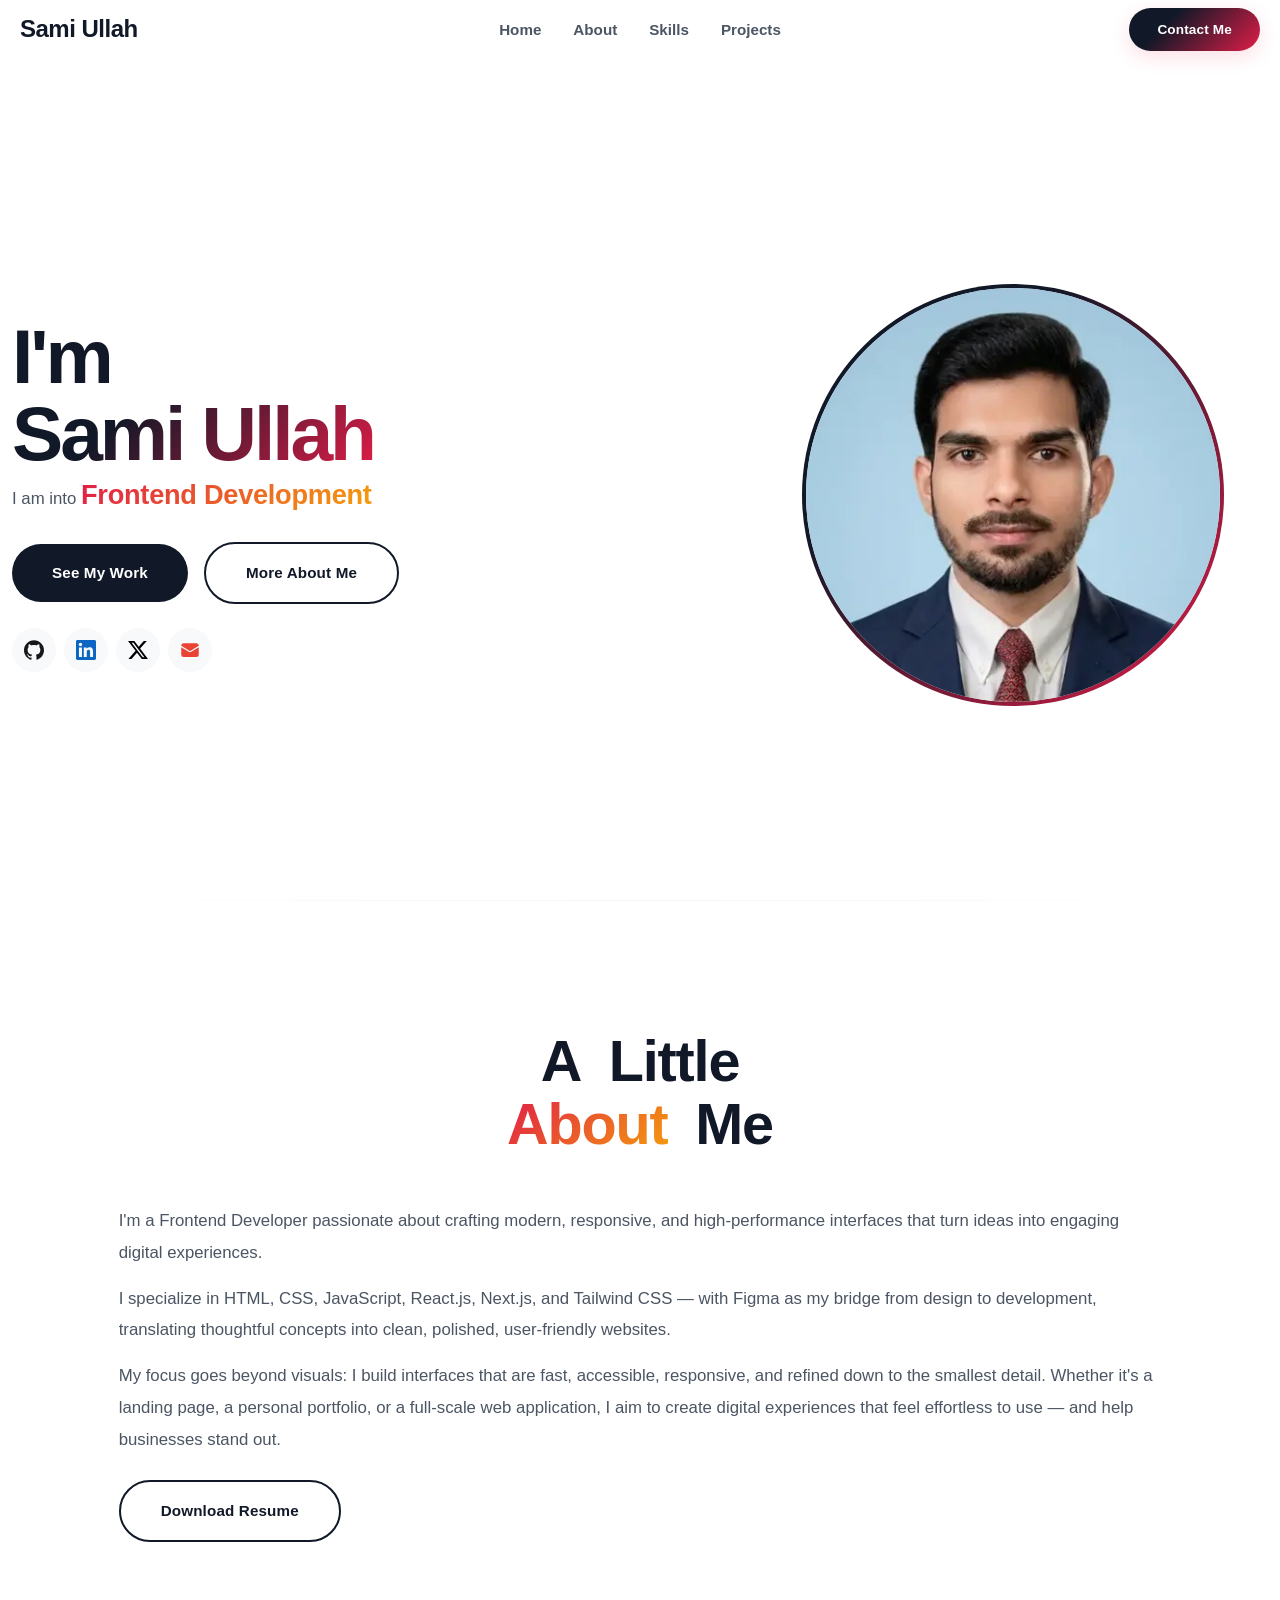
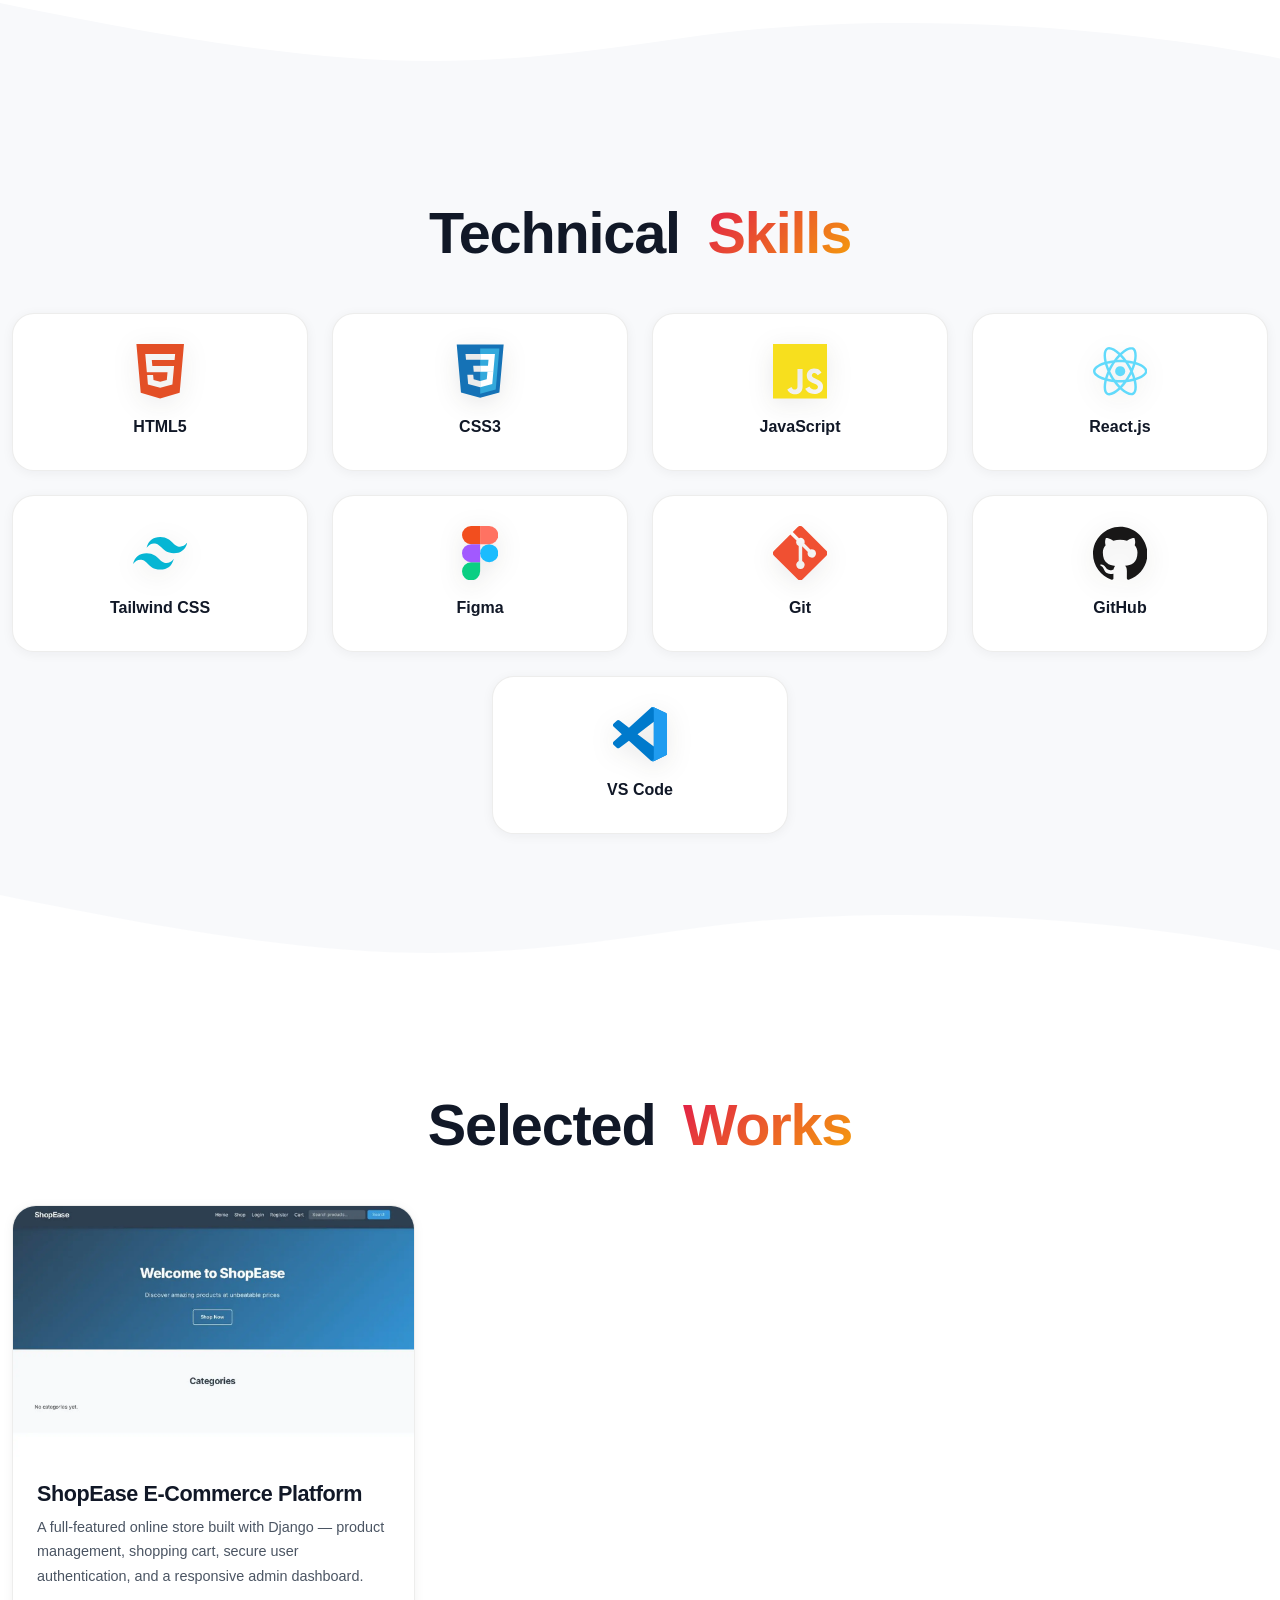
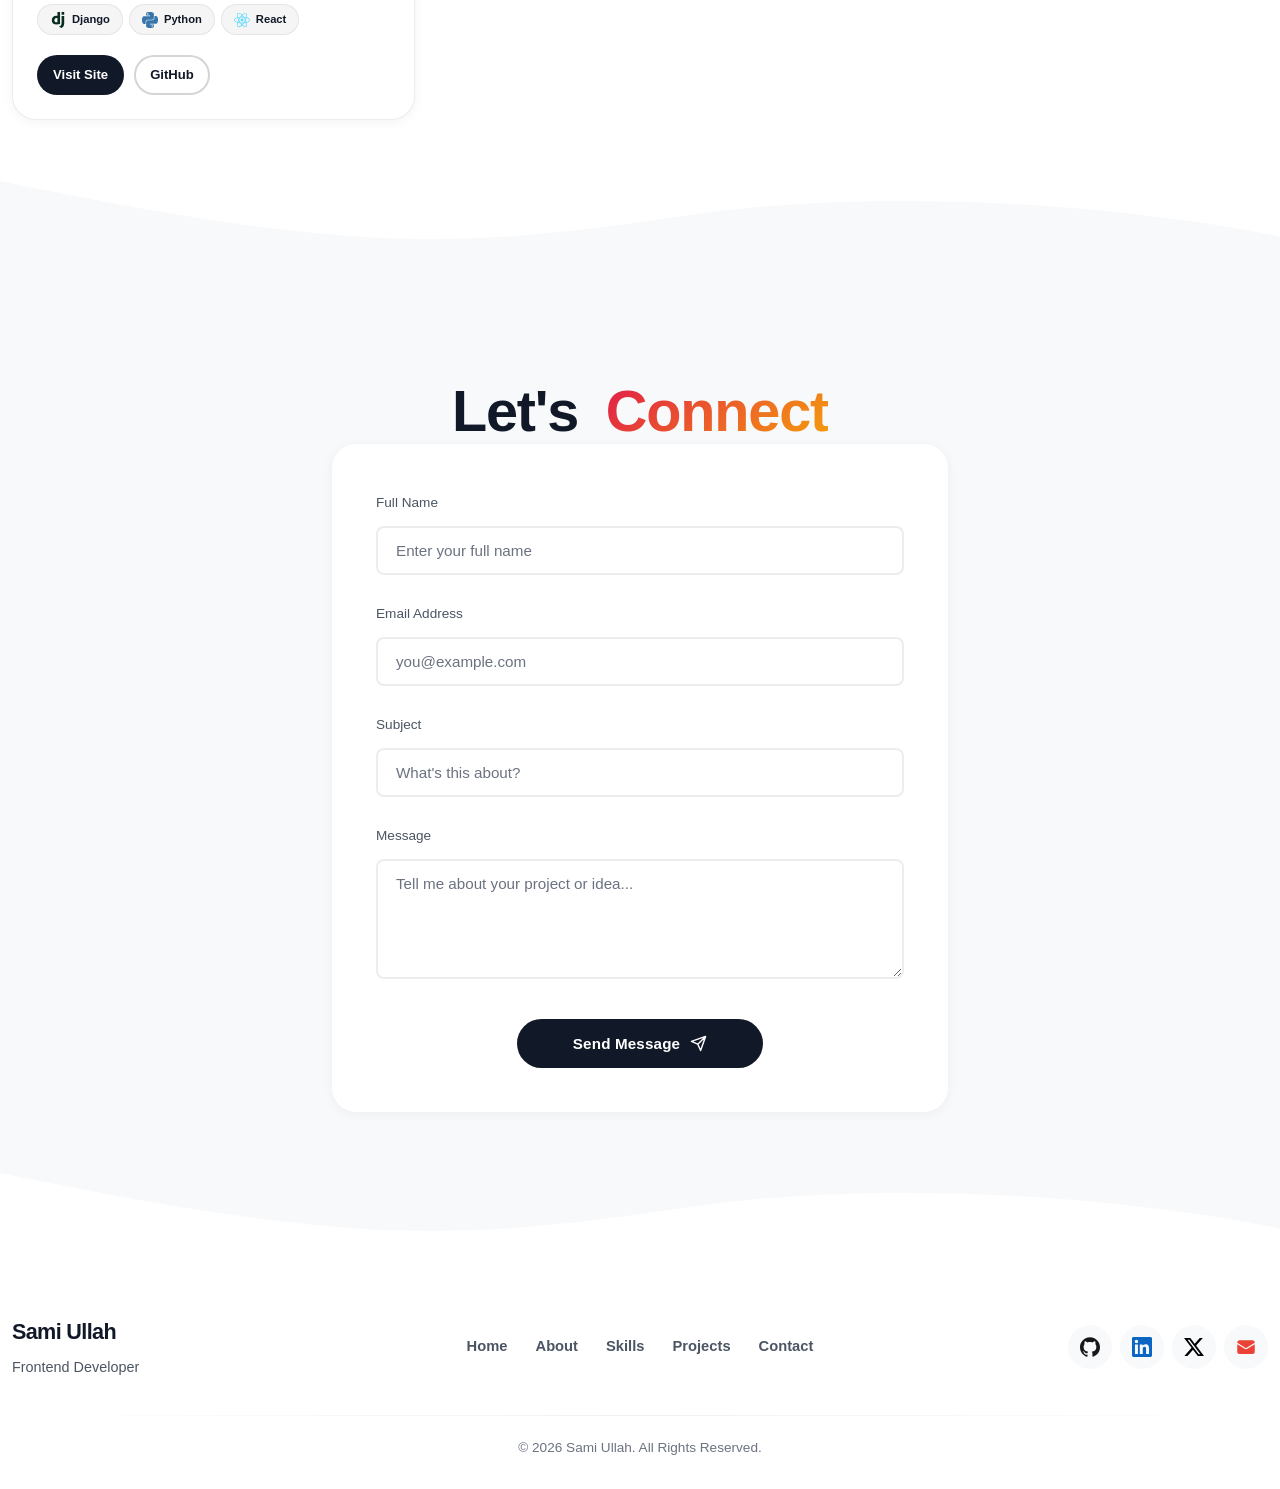
<file: public/index.html>
﻿<!DOCTYPE html>
<html lang="en">
<head>
    <meta charset="UTF-8">
    <meta name="viewport" content="width=device-width, initial-scale=1.0, viewport-fit=cover">
    <title>Sami Ullah | Frontend Developer Portfolio</title>
    <meta name="description" content="Frontend developer Sami Ullah builds modern, responsive, high-performance websites with React, Tailwind CSS, and JavaScript.">
    <meta name="author" content="Sami Ullah">
    <meta name="keywords" content="Sami Ullah, Sami Ullah frontend developer, frontend developer portfolio, HTML, CSS, JavaScript, React, Tailwind CSS, portfolio">
    <meta name="robots" content="index, follow, max-image-preview:large">
    <meta name="theme-color" content="#ffffff">
    <meta name="color-scheme" content="light">

    <link rel="icon" type="image/x-icon" href="favicon.ico">
    <link rel="canonical" href="https://samiullah.netlify.app/">
    <link rel="sitemap" type="application/xml" href="sitemap.xml">
    <link rel="stylesheet" href="assets/css/styles.css">

    <!-- Open Graph (used when the page is shared on Facebook / LinkedIn / WhatsApp) -->
    <meta property="og:url" content="https://samiullah.netlify.app/">
    <meta property="og:type" content="website">
    <meta property="og:title" content="Sami Ullah | Frontend Developer">
    <meta property="og:description" content="Frontend developer Sami Ullah builds modern, responsive, high-performance websites with React, Tailwind CSS, and JavaScript.">
    <meta property="og:site_name" content="Sami Ullah">
    <meta property="og:locale" content="en_US">
    <meta property="og:image" content="https://samiullah.netlify.app/assets/images/og-banner.webp">
    <meta property="og:image:secure_url" content="https://samiullah.netlify.app/assets/images/og-banner.webp">
    <meta property="og:image:type" content="image/webp">
    <meta property="og:image:width" content="1200">
    <meta property="og:image:height" content="630">
    <meta property="og:image:alt" content="Sami Ullah - Frontend Developer Portfolio">

    <!-- Twitter Card (used when the page is shared on X / Twitter) -->
    <meta name="twitter:card" content="summary_large_image">
    <meta name="twitter:site" content="@samiwebdev">
    <meta name="twitter:creator" content="@samiwebdev">
    <meta name="twitter:title" content="Sami Ullah | Frontend Developer">
    <meta name="twitter:description" content="Frontend developer Sami Ullah builds modern, responsive, high-performance websites with React, Tailwind CSS, and JavaScript.">
    <meta name="twitter:image" content="https://samiullah.netlify.app/assets/images/og-banner.webp">
    <meta name="twitter:image:alt" content="Sami Ullah - Frontend Developer Portfolio">

 

    <!-- Google tag -->
    <script async src="https://www.googletagmanager.com/gtag/js?id=G-2EMG49H4B8"></script>
    <script>
      window.dataLayer = window.dataLayer || [];
      function gtag(){dataLayer.push(arguments);}
      gtag('js', new Date());
      gtag('config', 'G-2EMG49H4B8');
    </script>


    <script type="application/ld+json">
    {
        "@context": "https://schema.org",
        "@graph": [
            {
                "@type": "Person",
                "@id": "https://samiullah.netlify.app/#developer",
                "name": "Sami Ullah",
                "url": "https://samiullah.netlify.app/",
                "jobTitle": "Frontend Developer",
                "email": "mailto:samiwebdev12@gmail.com",
                "image": "https://samiullah.netlify.app/assets/images/profile.webp",
                "knowsAbout": ["HTML", "CSS", "JavaScript", "React.js", "Next.js", "Tailwind CSS", "Figma"],
                "sameAs": [
                    "https://github.com/samiwebdev12",
                    "https://www.linkedin.com/in/sami-ullah-3365a2432",
                    "https://x.com/samiwebdev"
                ]
            },
            {
                "@type": "WebSite",
                "@id": "https://samiullah.netlify.app/#website",
                "url": "https://samiullah.netlify.app/",
                "name": "Sami Ullah | Frontend Developer Portfolio",
                "inLanguage": "en",
                "author": { "@id": "https://samiullah.netlify.app/#developer" }
            }
        ]
    }
    </script>
</head>
<body>

    <!-- ====== NAV ====== -->
    <nav class="navbar navbar-expand-lg fixed-top" aria-label="Main navigation">
        <div class="container navbar-inner">
            <a class="navbar-brand fw-bold" href="#hero">Sami Ullah</a>
            <button class="navbar-toggler border-0" type="button" aria-label="Toggle navigation" aria-expanded="false">
                <svg class="hamburger-icon" width="28" height="28" viewBox="0 0 24 24" fill="none" stroke-width="2" stroke-linecap="round"><path d="M4 7h16M4 12h16M4 17h16"/></svg>
            </button>
            <div class="navbar-collapse" id="nav">
                <ul class="navbar-nav gap-3 navbar-links">
                    <li class="nav-item"><a class="nav-link" href="#hero">Home</a></li>
                    <li class="nav-item"><a class="nav-link" href="#about">About</a></li>
                    <li class="nav-item"><a class="nav-link" href="#skills">Skills</a></li>
                    <li class="nav-item"><a class="nav-link" href="#projects">Projects</a></li>
                    <li class="nav-item d-lg-none"><a class="nav-link" href="#contact">Contact</a></li>
                </ul>
            </div>
            <a href="#contact" class="btn-primary contact-btn navbar-cta d-none d-lg-inline-flex">Contact Me</a>
        </div>
    </nav>

    <!-- ====== HERO ====== -->
    <main id="main">
    <section id="hero" class="d-flex align-items-center position-relative hero-top-pad">
        <div class="container position-relative hero-content">
            <div class="row align-items-center g-5">
                <div class="col-lg-7 hero-text">
                    <h1 class="fw-bold">
                        <span class="hero-greeting">I'm</span><br>
                        <span class="text-gradient">Sami Ullah</span>
                    </h1>
                    <div class="mb-4 hero-tagline-wrap">
                        <span class="hero-intro">I am into </span>
                        <span class="text-gradient-accent hero-role">Frontend Development</span>
                    </div>
                    <div class="d-flex align-items-center gap-3 flex-wrap hero-socials">
                        <a href="#projects" class="btn-primary">See My Work</a>
                        <a href="#about" class="btn-outline">More About Me</a>
                    </div>
                    <div class="d-flex gap-2 mt-4 hero-socials">
                        <a href="https://github.com/samiwebdev12" target="_blank" class="social-link" aria-label="GitHub"><svg class="social-icon" viewBox="0 0 24 24"><path fill="#181717" d="M12 .297c-6.63 0-12 5.373-12 12 0 5.303 3.438 9.8 8.205 11.385.6.113.82-.258.82-.577 0-.285-.01-1.04-.015-2.04-3.338.724-4.042-1.61-4.042-1.61C4.422 18.07 3.633 17.7 3.633 17.7c-1.087-.744.084-.729.084-.729 1.205.084 1.838 1.236 1.838 1.236 1.07 1.835 2.809 1.305 3.495.998.108-.776.417-1.305.76-1.605-2.665-.3-5.466-1.332-5.466-5.93 0-1.31.465-2.38 1.235-3.22-.135-.303-.54-1.523.105-3.176 0 0 1.005-.322 3.3 1.23.96-.267 1.98-.399 3-.405 1.02.006 2.04.138 3 .405 2.28-1.552 3.285-1.23 3.285-1.23.645 1.653.24 2.873.12 3.176.765.84 1.23 1.91 1.23 3.22 0 4.61-2.805 5.625-5.475 5.92.42.36.81 1.096.81 2.22 0 1.606-.015 2.896-.015 3.286 0 .315.21.69.825.57C20.565 22.092 24 17.592 24 12.297c0-6.627-5.373-12-12-12"/></svg></a>
                        <a href="https://www.linkedin.com/in/sami-ullah-3365a2432" target="_blank" class="social-link" aria-label="LinkedIn"><svg class="social-icon" viewBox="0 0 24 24"><path fill="#0A66C2" d="M20.447 20.452h-3.554v-5.569c0-1.328-.027-3.037-1.852-3.037-1.853 0-2.136 1.445-2.136 2.939v5.667H9.351V9h3.414v1.561h.046c.477-.9 1.637-1.85 3.37-1.85 3.601 0 4.267 2.37 4.267 5.455v6.286zM5.337 7.433c-1.144 0-2.063-.926-2.063-2.065 0-1.138.92-2.063 2.063-2.063 1.14 0 2.064.925 2.064 2.063 0 1.139-.925 2.065-2.064 2.065zm1.782 13.019H3.555V9h3.564v11.452zM22.225 0H1.771C.792 0 0 .774 0 1.729v20.542C0 23.227.792 24 1.771 24h20.451C23.2 24 24 23.227 24 22.271V1.729C24 .774 23.2 0 22.222 0h.003z"/></svg></a>
                        <a href="https://x.com/samiwebdev" target="_blank" class="social-link" aria-label="X"><svg class="social-icon" viewBox="0 0 24 24"><path fill="#000000" d="M18.901 1.153h3.68l-8.04 9.19L24 22.846h-7.406l-5.8-7.584-6.638 7.584H.474l8.6-9.83L0 1.154h7.594l5.243 6.932ZM17.61 20.644h2.039L6.486 3.24H4.298Z"/></svg></a>
                        <a href="mailto:samiwebdev12@gmail.com" class="social-link" aria-label="Email"><svg class="social-icon" viewBox="0 0 24 24"><path fill="#EA4335" d="M22.5 6.908V6.75a3 3 0 0 0-3-3h-15a3 3 0 0 0-3 3v.158l9.714 5.978a1.5 1.5 0 0 0 1.572 0L22.5 6.908z"/><path fill="#EA4335" d="M1.5 8.67v8.58a3 3 0 0 0 3 3h15a3 3 0 0 0 3-3V8.67l-8.928 5.493a3 3 0 0 1-3.144 0L1.5 8.67z"/></svg></a>
                    </div>
                </div>
                <div class="col-lg-5 text-center">
                    <div class="hero-image-ring">
                        <div class="hero-image-wrap">
                            <figure>
                                <img src="assets/images/profile.webp" width="430" height="430" alt="Sami Ullah, Frontend Developer specializing in React, Next.js, and modern web technologies">
                                <figcaption class="sr-only">Sami Ullah — Frontend Developer skilled in React, Next.js, JavaScript, and Tailwind CSS, building modern responsive web experiences</figcaption>
                            </figure>
                        </div>
                    </div>
                </div>
            </div>
        </div>
    </section>

    <!-- ====== ABOUT ====== -->
    <section id="about" class="section position-relative">
        <div class="section-divider"></div>
        <div class="container">
            <div class="row g-5">
                <div class="col-lg-10 offset-lg-1">
                    <div class="text-center mb-5">
                        <h2 class="section-title">
                            <span class="word"><span class="word-inner">A</span></span>
                            <span class="word"><span class="word-inner">Little</span></span>
                            <br>
                            <span class="word"><span class="word-inner text-gradient-accent">About</span></span>
                            <span class="word"><span class="word-inner">Me</span></span>
                        </h2>
                    </div>
                    <div>
                        <p class="about-text">I'm a Frontend Developer passionate about crafting modern, responsive, and high-performance interfaces that turn ideas into engaging digital experiences.</p>
                        <p class="about-text">I specialize in HTML, CSS, JavaScript, React.js, Next.js, and Tailwind CSS &mdash; with Figma as my bridge from design to development, translating thoughtful concepts into clean, polished, user-friendly websites.</p>
                        <p class="about-text">My focus goes beyond visuals: I build interfaces that are fast, accessible, responsive, and refined down to the smallest detail. Whether it's a landing page, a personal portfolio, or a full-scale web application, I aim to create digital experiences that feel effortless to use &mdash; and help businesses stand out.</p>
                        <div class="d-flex gap-3 mt-4 flex-wrap">
                            <a href="assets/resume/sami-ullah-resume.pdf" download="Sami-Ullah-Frontend-Developer-Resume.pdf" class="btn-outline">
                                Download Resume
                            </a>
                        </div>
                    </div>
                </div>
            </div>
        </div>
        <div class="section-wave section-wave--bottom" aria-hidden="true">
            <svg viewBox="0 0 1200 120" preserveAspectRatio="none" focusable="false">
                <path d="M0,0 C320,120 420,120 640,60 C800,15 1020,30 1200,95 L1200,120 L0,120 Z" fill="#f8f9fb"/>
            </svg>
        </div>
    </section>

    <!-- ====== SKILLS ====== -->
    <section id="skills" class="section position-relative section-bg">
        <div class="container">
            <div class="text-center mb-5">
                <h2 class="section-title">
                    <span class="word"><span class="word-inner">Technical</span></span>
                    <span class="word"><span class="word-inner text-gradient-accent">Skills</span></span>
                </h2>
            </div>
            <div class="row justify-content-center g-4">

                <div class="col-6 col-sm-4 col-lg-3">
                    <div class="skill-card"><svg class="skill-icon" viewBox="0 0 24 24" fill="#E34F26" role="img" aria-label="HTML5"><path d="M1.5 0h21l-1.91 21.563L11.977 24l-8.564-2.438L1.5 0zm7.031 9.75l-.232-2.718 10.059.003.23-2.622L5.412 4.41l.698 8.01h9.126l-.326 3.426-2.91.804-2.955-.81-.188-2.11H6.248l.33 4.171L12 19.351l5.379-1.443.744-8.157H8.531z"/></svg><span>HTML5</span></div>
                </div>
                <div class="col-6 col-sm-4 col-lg-3">
                    <div class="skill-card"><svg class="skill-icon" viewBox="0 0 128 128" role="img" aria-label="CSS3" xmlns="http://www.w3.org/2000/svg"><path fill="#1572B6" d="M18.814 114.123L8.76 1.352h110.48l-10.064 112.754-45.243 12.543-45.119-12.526z"/><path fill="#33A9DC" d="M64.001 117.062l36.559-10.136 8.601-96.354h-45.16v106.49z"/><path fill="#fff" d="M64.001 51.429h18.302l1.264-14.163H64.001V23.435h34.682l-.332 3.711-3.4 38.114h-30.95V51.429z"/><path fill="#EBEBEB" d="M64.083 87.349l-.061.018-15.403-4.159-.985-11.031H33.752l1.937 21.717 28.331 7.863.063-.018v-14.39z"/><path fill="#fff" d="M81.127 64.675l-1.666 18.522-15.426 4.164v14.39l28.354-7.858.208-2.337 2.406-26.881H81.127z"/><path fill="#EBEBEB" d="M64.048 23.435v13.831H30.64l-.277-3.108-.63-7.012-.331-3.711h34.646zm-.047 27.996v13.831H48.792l-.277-3.108-.631-7.012-.33-3.711h16.447z"/></svg><span>CSS3</span></div>
                </div>
                <div class="col-6 col-sm-4 col-lg-3">
                    <div class="skill-card"><svg class="skill-icon" viewBox="0 0 24 24" fill="#F7DF1E" role="img" aria-label="JavaScript"><path d="M0 0h24v24H0V0zm22.034 18.276c-.175-1.095-.888-2.015-3.003-2.873-.736-.345-1.554-.585-1.797-1.14-.091-.33-.105-.51-.046-.705.15-.646.915-.84 1.515-.66.39.12.75.42.976.9 1.034-.676 1.034-.676 1.755-1.125-.27-.42-.404-.601-.586-.78-.63-.705-1.469-1.065-2.834-1.034l-.705.089c-.676.165-1.32.525-1.71 1.005-1.14 1.291-.811 3.541.569 4.471 1.365 1.02 3.361 1.244 3.616 2.205.24 1.17-.87 1.545-1.966 1.41-.811-.18-1.26-.586-1.755-1.336l-1.83 1.051c.21.48.45.689.81 1.109 1.74 1.756 6.09 1.666 6.871-1.004.029-.09.24-.705.074-1.65l.046.067zm-8.983-7.245h-2.248c0 1.938-.009 3.864-.009 5.805 0 1.232.063 2.363-.138 2.711-.33.689-1.18.601-1.566.48-.396-.196-.597-.466-.83-.855-.063-.105-.11-.196-.127-.196l-1.825 1.125c.305.63.75 1.172 1.324 1.517.855.51 2.004.675 3.207.405.783-.226 1.458-.691 1.811-1.411.51-.93.402-2.07.397-3.346.012-2.054 0-4.109 0-6.179l.004-.056z"/></svg><span>JavaScript</span></div>
                </div>
                <div class="col-6 col-sm-4 col-lg-3">
                    <div class="skill-card"><svg class="skill-icon" viewBox="0 0 24 24" fill="#61DAFB" role="img" aria-label="React"><path d="M14.23 12.004a2.236 2.236 0 0 1-2.235 2.236 2.236 2.236 0 0 1-2.236-2.236 2.236 2.236 0 0 1 2.235-2.236 2.236 2.236 0 0 1 2.236 2.236zm2.648-10.69c-1.346 0-3.107.96-4.888 2.622-1.78-1.653-3.542-2.602-4.887-2.602-.41 0-.783.093-1.106.278-1.375.793-1.683 3.264-.973 6.365C1.98 8.917 0 10.42 0 12.004c0 1.59 1.99 3.097 5.043 4.03-.704 3.113-.39 5.588.988 6.38.32.187.69.275 1.102.275 1.345 0 3.107-.96 4.888-2.624 1.78 1.654 3.542 2.603 4.887 2.603.41 0 .783-.09 1.106-.275 1.374-.792 1.683-3.263.973-6.365C22.02 15.096 24 13.59 24 12.004c0-1.59-1.99-3.097-5.043-4.032.704-3.11.39-5.587-.988-6.38-.318-.184-.688-.277-1.092-.278zm-.005 1.09v.006c.225 0 .406.044.558.127.666.382.955 1.835.73 3.704-.054.46-.142.945-.25 1.44-.96-.236-2.006-.417-3.107-.534-.66-.905-1.345-1.727-2.035-2.447 1.592-1.48 3.087-2.292 4.105-2.295zm-9.77.02c1.012 0 2.514.808 4.11 2.28-.686.72-1.37 1.537-2.02 2.442-1.107.117-2.154.298-3.113.538-.112-.49-.195-.964-.254-1.42-.23-1.868.054-3.32.714-3.707.19-.09.4-.127.563-.132zm4.882 3.05c.455.468.91.992 1.36 1.564-.44-.02-.89-.034-1.345-.034-.46 0-.915.01-1.36.034.44-.572.895-1.096 1.345-1.565zM12 8.1c.74 0 1.477.034 2.202.093.406.582.802 1.203 1.183 1.86.372.64.71 1.29 1.018 1.946-.308.655-.646 1.31-1.013 1.95-.38.66-.773 1.288-1.18 1.87-.728.063-1.466.098-2.21.098-.74 0-1.477-.035-2.202-.093-.406-.582-.802-1.204-1.183-1.86-.372-.64-.71-1.29-1.018-1.946.303-.657.646-1.313 1.013-1.954.38-.66.773-1.286 1.18-1.868.728-.064 1.466-.098 2.21-.098zm-3.635.254c-.24.377-.48.763-.704 1.16-.225.39-.435.782-.635 1.174-.265-.656-.49-1.31-.676-1.947.64-.15 1.315-.283 2.015-.386zm7.26 0c.695.103 1.365.23 2.006.387-.18.632-.405 1.282-.66 1.933-.2-.39-.41-.783-.64-1.174-.225-.392-.465-.774-.705-1.146zm3.063.675c.484.15.944.317 1.375.498 1.732.74 2.852 1.708 2.852 2.476-.005.768-1.125 1.74-2.857 2.475-.42.18-.88.342-1.355.493-.28-.958-.646-1.956-1.1-2.98.45-1.017.81-2.01 1.085-2.964zm-13.395.004c.278.96.645 1.957 1.1 2.98-.45 1.017-.812 2.01-1.086 2.964-.484-.15-.944-.318-1.37-.5-1.732-.737-2.852-1.706-2.852-2.474 0-.768 1.12-1.742 2.852-2.476.42-.18.88-.342 1.356-.494zm11.678 4.28c.265.657.49 1.312.676 1.948-.64.157-1.316.29-2.016.39.24-.375.48-.762.705-1.158.225-.39.435-.788.636-1.18zm-9.945.02c.2.392.41.783.64 1.175.23.39.465.772.705 1.143-.695-.102-1.365-.23-2.006-.386.18-.63.406-1.282.66-1.933zM17.92 16.32c.112.493.2.968.254 1.423.23 1.868-.054 3.32-.714 3.708-.147.09-.338.128-.563.128-1.012 0-2.514-.807-4.11-2.28.686-.72 1.37-1.536 2.02-2.44 1.107-.118 2.154-.3 3.113-.54zm-11.83.01c.96.234 2.006.415 3.107.532.66.905 1.345 1.727 2.035 2.446-1.595 1.483-3.092 2.295-4.11 2.295-.22-.005-.406-.05-.553-.132-.666-.38-.955-1.834-.73-3.703.054-.46.142-.944.25-1.438zm4.56.64c.44.02.89.034 1.345.034.46 0 .915-.01 1.36-.034-.44.572-.895 1.095-1.345 1.565-.455-.47-.91-.993-1.36-1.565z"/></svg><span>React.js</span></div>
                </div>
                <div class="col-6 col-sm-4 col-lg-3">
                    <div class="skill-card"><svg class="skill-icon" viewBox="0 0 24 24" fill="#06B6D4" role="img" aria-label="Tailwind CSS"><path d="M12.001,4.8c-3.2,0-5.2,1.6-6,4.8c1.2-1.6,2.6-2.2,4.2-1.8c0.913,0.228,1.565,0.89,2.288,1.624 C13.666,10.618,15.027,12,18.001,12c3.2,0,5.2-1.6,6-4.8c-1.2,1.6-2.6,2.2-4.2,1.8c-0.913-0.228-1.565-0.89-2.288-1.624 C16.337,6.182,14.976,4.8,12.001,4.8z M6.001,12c-3.2,0-5.2,1.6-6,4.8c1.2-1.6,2.6-2.2,4.2-1.8c0.913,0.228,1.565,0.89,2.288,1.624 c1.177,1.194,2.538,2.576,5.512,2.576c3.2,0,5.2-1.6,6-4.8c-1.2,1.6-2.6,2.2-4.2,1.8c-0.913-0.228-1.565-0.89-2.288-1.624 C10.337,13.382,8.976,12,6.001,12z"/></svg><span>Tailwind CSS</span></div>
                </div>
                <div class="col-6 col-sm-4 col-lg-3">
                    <div class="skill-card"><svg class="skill-icon" viewBox="0 0 38 57" xmlns="http://www.w3.org/2000/svg" aria-hidden="true"><path fill="#1ABCFE" d="M19 28.5a9.5 9.5 0 1 1 19 0 9.5 9.5 0 0 1-19 0z"/><path fill="#0ACF83" d="M0 47.5A9.5 9.5 0 0 1 9.5 38H19v9.5a9.5 9.5 0 1 1-19 0z"/><path fill="#FF7262" d="M19 0v19h9.5a9.5 9.5 0 1 0 0-19H19z"/><path fill="#F24E1E" d="M0 9.5A9.5 9.5 0 0 0 9.5 19H19V0H9.5A9.5 9.5 0 0 0 0 9.5z"/><path fill="#A259FF" d="M0 28.5A9.5 9.5 0 0 0 9.5 38H19V19H9.5A9.5 9.5 0 0 0 0 28.5z"/></svg><span>Figma</span></div>
                </div>
                <div class="col-6 col-sm-4 col-lg-3">
                    <div class="skill-card"><svg class="skill-icon" viewBox="0 0 24 24" fill="#F05032" role="img" aria-label="Git"><path d="M13.09 23.549a1.54 1.54 0 0 1-2.18 0L.451 13.089a1.54 1.54 0 0 1 0-2.179l7.191-7.19 2.733 2.733a1.85 1.85 0 0 0 .964 2.326v6.66a1.849 1.849 0 1 0 1.54 0V8.957l2.508 2.508a1.85 1.85 0 1 0 1.09-1.09l-2.634-2.634a1.85 1.85 0 0 0-2.378-2.377L8.73 2.63 10.91.451a1.54 1.54 0 0 1 2.179 0l10.459 10.46a1.54 1.54 0 0 1 0 2.179z"/></svg><span>Git</span></div>
                </div>
                <div class="col-6 col-sm-4 col-lg-3">
                    <div class="skill-card"><svg class="skill-icon" viewBox="0 0 24 24" fill="#181717" role="img" aria-label="GitHub"><path d="M12 .297c-6.63 0-12 5.373-12 12 0 5.303 3.438 9.8 8.205 11.385.6.113.82-.258.82-.577 0-.285-.01-1.04-.015-2.04-3.338.724-4.042-1.61-4.042-1.61C4.422 18.07 3.633 17.7 3.633 17.7c-1.087-.744.084-.729.084-.729 1.205.084 1.838 1.236 1.838 1.236 1.07 1.835 2.809 1.305 3.495.998.108-.776.417-1.305.76-1.605-2.665-.3-5.466-1.332-5.466-5.93 0-1.31.465-2.38 1.235-3.22-.135-.303-.54-1.523.105-3.176 0 0 1.005-.322 3.3 1.23.96-.267 1.98-.399 3-.405 1.02.006 2.04.138 3 .405 2.28-1.552 3.285-1.23 3.285-1.23.645 1.653.24 2.873.12 3.176.765.84 1.23 1.91 1.23 3.22 0 4.61-2.805 5.625-5.475 5.92.42.36.81 1.096.81 2.22 0 1.606-.015 2.896-.015 3.286 0 .315.21.69.825.57C20.565 22.092 24 17.592 24 12.297c0-6.627-5.373-12-12-12"/></svg><span>GitHub</span></div>
                </div>
                <div class="col-6 col-sm-4 col-lg-3">
                    <div class="skill-card"><svg class="skill-icon" viewBox="0 0 128 128" role="img" aria-label="Visual Studio Code" xmlns="http://www.w3.org/2000/svg"><path fill="#007ACC" fill-rule="evenodd" d="M90.767 127.126a7.968 7.968 0 0 0 6.35-.244l26.353-12.681a8 8 0 0 0 4.53-7.209V21.009a8 8 0 0 0-4.53-7.21L97.117 1.12a7.97 7.97 0 0 0-9.093 1.548l-50.45 46.026L15.6 32.013a5.328 5.328 0 0 0-6.807.302l-7.048 6.411a5.335 5.335 0 0 0-.006 7.888L20.796 64 1.74 81.387a5.336 5.336 0 0 0 .006 7.887l7.048 6.411a5.327 5.327 0 0 0 6.807.303l21.974-16.68 50.45 46.025a7.96 7.96 0 0 0 2.743 1.793Zm5.252-92.183L57.74 64l38.28 29.058V34.943Z" clip-rule="evenodd"/><path fill="#1F9CF0" d="M97.098 126.882A7.977 7.977 0 0 1 88 125.333c2.952 2.952 8 .861 8-3.314V5.98c0-4.175-5.048-6.266-8-3.313a7.977 7.977 0 0 1 9.098-1.549L123.467 13.8A8 8 0 0 1 128 21.01v85.982a8 8 0 0 1-4.533 7.21l-26.369 12.681Z"/></svg><span>VS Code</span></div>
                </div>

            </div>
        </div>
        <div class="section-wave section-wave--bottom" aria-hidden="true">
            <svg viewBox="0 0 1200 120" preserveAspectRatio="none" focusable="false">
                <path d="M0,0 C320,120 420,120 640,60 C800,15 1020,30 1200,95 L1200,120 L0,120 Z" fill="#ffffff"/>
            </svg>
        </div>
    </section>

    <!-- ====== PROJECTS ====== -->
    <section id="projects" class="section position-relative">
        <div class="container">
            <div class="text-center mb-5">
                <h2 class="section-title">
                    <span class="word"><span class="word-inner">Selected</span></span>
                    <span class="word"><span class="word-inner text-gradient-accent">Works</span></span>
                </h2>
            </div>
            <div class="row g-4">

                <!-- Project card -->
                <div class="col-md-6 col-lg-4">
                    <article class="project-card">
                        <div class="project-image">
                            <img src="assets/images/project-ecommerce.webp" width="1280" height="800" alt="ShopEase E-Commerce Platform" loading="lazy">
                        </div>
                        <div class="project-body">
                            <h3 class="project-title">ShopEase E-Commerce Platform</h3>
                            <p class="project-description">A full-featured online store built with Django &mdash; product management, shopping cart, secure user authentication, and a responsive admin dashboard.</p>
                            <div class="project-tags">
                                <span><svg viewBox="0 0 24 24" fill="#092E20" role="img" aria-label="Django"><path d="M11.146 0h3.924v18.166c-2.013.382-3.491.535-5.096.535-4.791 0-7.288-2.166-7.288-6.32 0-4.002 2.65-6.6 6.753-6.6.637 0 1.121.05 1.707.203zm0 9.143a3.894 3.894 0 0 0-1.325-.204c-1.988 0-3.134 1.223-3.134 3.365 0 2.09 1.096 3.236 3.109 3.236.433 0 .79-.025 1.35-.102V9.142zM21.314 6.06v9.098c0 3.134-.229 4.638-.917 5.937-.637 1.249-1.478 2.039-3.211 2.905l-3.644-1.733c1.733-.815 2.574-1.53 3.109-2.625.561-1.121.739-2.421.739-5.835V6.059h3.924zM17.39.021h3.924v4.026H17.39z"/></svg> Django</span>
                                <span><svg viewBox="0 0 24 24" fill="#3776AB" role="img" aria-label="Python"><path d="M14.25.18l.9.2.73.26.59.3.45.32.34.34.25.34.16.33.1.3.04.26.02.2-.01.13V8.5l-.05.63-.13.55-.21.46-.26.38-.3.31-.33.25-.35.19-.35.14-.33.1-.3.07-.26.04-.21.02H8.77l-.69.05-.59.14-.5.22-.41.27-.33.32-.27.35-.2.36-.15.37-.1.35-.07.32-.04.27-.02.21v3.06H3.17l-.21-.03-.28-.07-.32-.12-.35-.18-.36-.26-.36-.36-.35-.46-.32-.59-.28-.73-.21-.88-.14-1.05-.05-1.23.06-1.22.16-1.04.24-.87.32-.71.36-.57.4-.44.42-.33.42-.24.4-.16.36-.1.32-.05.24-.01h.16l.06.01h8.16v-.83H6.18l-.01-2.75-.02-.37.05-.34.11-.31.17-.28.25-.26.31-.23.38-.2.44-.18.51-.15.58-.12.64-.1.71-.06.77-.04.84-.02 1.27.05zm-6.3 1.98l-.23.33-.08.41.08.41.23.34.33.22.41.09.41-.09.33-.22.23-.34.08-.41-.08-.41-.23-.33-.33-.22-.41-.09-.41.09zm13.09 3.95l.28.06.32.12.35.18.36.27.36.35.35.47.32.59.28.73.21.88.14 1.04.05 1.23-.06 1.23-.16 1.04-.24.86-.32.71-.36.57-.4.45-.42.33-.42.24-.4.16-.36.09-.32.05-.24.02-.16-.01h-8.22v.82h5.84l.01 2.76.02.36-.05.34-.11.31-.17.29-.25.25-.31.24-.38.2-.44.17-.51.15-.58.13-.64.09-.71.07-.77.04-.84.01-1.27-.04-1.07-.14-.9-.2-.73-.25-.59-.3-.45-.33-.34-.34-.25-.34-.16-.33-.1-.3-.04-.25-.02-.2.01-.13v-5.34l.05-.64.13-.54.21-.46.26-.38.3-.32.33-.24.35-.2.35-.14.33-.1.3-.06.26-.04.21-.02.13-.01h5.84l.69-.05.59-.14.5-.21.41-.28.33-.32.27-.35.2-.36.15-.36.1-.35.07-.32.04-.28.02-.21V6.07h2.09l.14.01zm-6.47 14.25l-.23.33-.08.41.08.41.23.33.33.23.41.08.41-.08.33-.23.23-.33.08-.41-.08-.41-.23-.33-.33-.23-.41-.08-.41.08z"/></svg> Python</span>
                                <span><svg viewBox="0 0 24 24" fill="#61DAFB" role="img" aria-label="React"><path d="M14.23 12.004a2.236 2.236 0 0 1-2.235 2.236 2.236 2.236 0 0 1-2.236-2.236 2.236 2.236 0 0 1 2.235-2.236 2.236 2.236 0 0 1 2.236 2.236zm2.648-10.69c-1.346 0-3.107.96-4.888 2.622-1.78-1.653-3.542-2.602-4.887-2.602-.41 0-.783.093-1.106.278-1.375.793-1.683 3.264-.973 6.365C1.98 8.917 0 10.42 0 12.004c0 1.59 1.99 3.097 5.043 4.03-.704 3.113-.39 5.588.988 6.38.32.187.69.275 1.102.275 1.345 0 3.107-.96 4.888-2.624 1.78 1.654 3.542 2.603 4.887 2.603.41 0 .783-.09 1.106-.275 1.374-.792 1.683-3.263.973-6.365C22.02 15.096 24 13.59 24 12.004c0-1.59-1.99-3.097-5.043-4.032.704-3.11.39-5.587-.988-6.38-.318-.184-.688-.277-1.092-.278zm-.005 1.09v.006c.225 0 .406.044.558.127.666.382.955 1.835.73 3.704-.054.46-.142.945-.25 1.44-.96-.236-2.006-.417-3.107-.534-.66-.905-1.345-1.727-2.035-2.447 1.592-1.48 3.087-2.292 4.105-2.295zm-9.77.02c1.012 0 2.514.808 4.11 2.28-.686.72-1.37 1.537-2.02 2.442-1.107.117-2.154.298-3.113.538-.112-.49-.195-.964-.254-1.42-.23-1.868.054-3.32.714-3.707.19-.09.4-.127.563-.132zm4.882 3.05c.455.468.91.992 1.36 1.564-.44-.02-.89-.034-1.345-.034-.46 0-.915.01-1.36.034.44-.572.895-1.096 1.345-1.565zM12 8.1c.74 0 1.477.034 2.202.093.406.582.802 1.203 1.183 1.86.372.64.71 1.29 1.018 1.946-.308.655-.646 1.31-1.013 1.95-.38.66-.773 1.288-1.18 1.87-.728.063-1.466.098-2.21.098-.74 0-1.477-.035-2.202-.093-.406-.582-.802-1.204-1.183-1.86-.372-.64-.71-1.29-1.018-1.946.303-.657.646-1.313 1.013-1.954.38-.66.773-1.286 1.18-1.868.728-.064 1.466-.098 2.21-.098zm-3.635.254c-.24.377-.48.763-.704 1.16-.225.39-.435.782-.635 1.174-.265-.656-.49-1.31-.676-1.947.64-.15 1.315-.283 2.015-.386zm7.26 0c.695.103 1.365.23 2.006.387-.18.632-.405 1.282-.66 1.933-.2-.39-.41-.783-.64-1.174-.225-.392-.465-.774-.705-1.146zm3.063.675c.484.15.944.317 1.375.498 1.732.74 2.852 1.708 2.852 2.476-.005.768-1.125 1.74-2.857 2.475-.42.18-.88.342-1.355.493-.28-.958-.646-1.956-1.1-2.98.45-1.017.81-2.01 1.085-2.964zm-13.395.004c.278.96.645 1.957 1.1 2.98-.45 1.017-.812 2.01-1.086 2.964-.484-.15-.944-.318-1.37-.5-1.732-.737-2.852-1.706-2.852-2.474 0-.768 1.12-1.742 2.852-2.476.42-.18.88-.342 1.356-.494zm11.678 4.28c.265.657.49 1.312.676 1.948-.64.157-1.316.29-2.016.39.24-.375.48-.762.705-1.158.225-.39.435-.788.636-1.18zm-9.945.02c.2.392.41.783.64 1.175.23.39.465.772.705 1.143-.695-.102-1.365-.23-2.006-.386.18-.63.406-1.282.66-1.933zM17.92 16.32c.112.493.2.968.254 1.423.23 1.868-.054 3.32-.714 3.708-.147.09-.338.128-.563.128-1.012 0-2.514-.807-4.11-2.28.686-.72 1.37-1.536 2.02-2.44 1.107-.118 2.154-.3 3.113-.54zm-11.83.01c.96.234 2.006.415 3.107.532.66.905 1.345 1.727 2.035 2.446-1.595 1.483-3.092 2.295-4.11 2.295-.22-.005-.406-.05-.553-.132-.666-.38-.955-1.834-.73-3.703.054-.46.142-.944.25-1.438zm4.56.64c.44.02.89.034 1.345.034.46 0 .915-.01 1.36-.034-.44.572-.895 1.095-1.345 1.565-.455-.47-.91-.993-1.36-1.565z"/></svg> React</span>
                            </div>
                            <div class="project-links">
                                <a href="https://e-commerce-web-app-shop-ease.vercel.app/" target="_blank" class="project-button project-button-solid">Visit Site</a>
                                <a href="https://github.com/samiwebdev12" target="_blank" class="project-button project-button-outline">GitHub</a>
                            </div>
                        </div>
                    </article>
                </div>

        </div>
        </div>
        <div class="section-wave section-wave--bottom" aria-hidden="true">
            <svg viewBox="0 0 1200 120" preserveAspectRatio="none" focusable="false">
                <path d="M0,0 C320,120 420,120 640,60 C800,15 1020,30 1200,95 L1200,120 L0,120 Z" fill="#f8f9fb"/>
            </svg>
        </div>
    </section>

    <!-- ====== CONTACT ====== -->
    <section id="contact" class="section position-relative section-bg">
        <div class="container">
            <div class="row justify-content-center">
                <div class="col-lg-6 text-center">
                    <h2 class="section-title">
                        <span class="word"><span class="word-inner">Let's</span></span>
                        <span class="word"><span class="word-inner text-gradient-accent">Connect</span></span>
                    </h2>
                </div>
            </div>
            <div class="row justify-content-center">
                <div class="col-lg-6">
                    <form name="contact" method="POST" data-netlify="true" action="/success.html" class="contact-form">
                        <input type="hidden" name="form-name" value="contact">
                        <div class="row g-4">
                            <div class="col-12">
                                <label class="form-label fw-medium">Full Name</label>
                                <input type="text" name="name" class="form-control form-input" placeholder="Enter your full name" required>
                            </div>
                            <div class="col-12">
                                <label class="form-label fw-medium">Email Address</label>
                                <input type="email" name="email" class="form-control form-input" placeholder="you@example.com" required>
                            </div>
                            <div class="col-12">
                                <label class="form-label fw-medium">Subject</label>
                                <input type="text" name="subject" class="form-control form-input" placeholder="What's this about?" required>
                            </div>
                            <div class="col-12">
                                <label class="form-label fw-medium">Message</label>
                                <textarea name="message" class="form-control form-input" placeholder="Tell me about your project or idea..." required></textarea>
                            </div>
                            <div class="col-12 text-center mt-3">
                                <button type="submit" class="btn-primary submit-btn">
                                    Send Message <svg class="icon" width="17" height="17" viewBox="0 0 24 24" fill="none" stroke="currentColor" stroke-width="2" stroke-linecap="round" stroke-linejoin="round"><path d="M22 2 11 13M22 2l-7 20-4-9-9-4 20-7z"/></svg>
                                </button>
                            </div>
                        </div>
                    </form>
                </div>
            </div>
        </div>
        <div class="section-wave section-wave--bottom" aria-hidden="true">
            <svg viewBox="0 0 1200 120" preserveAspectRatio="none" focusable="false">
                <path d="M0,0 C320,120 420,120 640,60 C800,15 1020,30 1200,95 L1200,120 L0,120 Z" fill="#ffffff"/>
            </svg>
        </div>
    </section>
    </main>

    <!-- ====== FOOTER ====== -->
    <footer class="site-footer">
        <div class="container">
            <div class="row align-items-center">
                <div class="col-lg-4 col-md-12 text-lg-start text-center mb-4 mb-lg-0">
                    <p class="footer-brand">Sami Ullah</p>
                    <p class="footer-tagline">Frontend Developer</p>
                </div>
                <div class="col-lg-4 col-md-12 mb-4 mb-lg-0">
                    <nav class="footer-nav" aria-label="Footer navigation">
                        <a href="#hero">Home</a>
                        <a href="#about">About</a>
                        <a href="#skills">Skills</a>
                        <a href="#projects">Projects</a>
                        <a href="#contact">Contact</a>
                    </nav>
                </div>
                <div class="col-lg-4 col-md-12">
                    <div class="d-flex gap-2 justify-content-lg-end justify-content-md-center justify-content-center">
                        <a href="https://github.com/samiwebdev12" target="_blank" class="social-link" aria-label="GitHub"><svg class="social-icon" viewBox="0 0 24 24"><path fill="#181717" d="M12 .297c-6.63 0-12 5.373-12 12 0 5.303 3.438 9.8 8.205 11.385.6.113.82-.258.82-.577 0-.285-.01-1.04-.015-2.04-3.338.724-4.042-1.61-4.042-1.61C4.422 18.07 3.633 17.7 3.633 17.7c-1.087-.744.084-.729.084-.729 1.205.084 1.838 1.236 1.838 1.236 1.07 1.835 2.809 1.305 3.495.998.108-.776.417-1.305.76-1.605-2.665-.3-5.466-1.332-5.466-5.93 0-1.31.465-2.38 1.235-3.22-.135-.303-.54-1.523.105-3.176 0 0 1.005-.322 3.3 1.23.96-.267 1.98-.399 3-.405 1.02.006 2.04.138 3 .405 2.28-1.552 3.285-1.23 3.285-1.23.645 1.653.24 2.873.12 3.176.765.84 1.23 1.91 1.23 3.22 0 4.61-2.805 5.625-5.475 5.92.42.36.81 1.096.81 2.22 0 1.606-.015 2.896-.015 3.286 0 .315.21.69.825.57C20.565 22.092 24 17.592 24 12.297c0-6.627-5.373-12-12-12"/></svg></a>
                        <a href="https://www.linkedin.com/in/sami-ullah-3365a2432" target="_blank" class="social-link" aria-label="LinkedIn"><svg class="social-icon" viewBox="0 0 24 24"><path fill="#0A66C2" d="M20.447 20.452h-3.554v-5.569c0-1.328-.027-3.037-1.852-3.037-1.853 0-2.136 1.445-2.136 2.939v5.667H9.351V9h3.414v1.561h.046c.477-.9 1.637-1.85 3.37-1.85 3.601 0 4.267 2.37 4.267 5.455v6.286zM5.337 7.433c-1.144 0-2.063-.926-2.063-2.065 0-1.138.92-2.063 2.063-2.063 1.14 0 2.064.925 2.064 2.063 0 1.139-.925 2.065-2.064 2.065zm1.782 13.019H3.555V9h3.564v11.452zM22.225 0H1.771C.792 0 0 .774 0 1.729v20.542C0 23.227.792 24 1.771 24h20.451C23.2 24 24 23.227 24 22.271V1.729C24 .774 23.2 0 22.222 0h.003z"/></svg></a>
                        <a href="https://x.com/samiwebdev" target="_blank" class="social-link" aria-label="X"><svg class="social-icon" viewBox="0 0 24 24"><path fill="#000000" d="M18.901 1.153h3.68l-8.04 9.19L24 22.846h-7.406l-5.8-7.584-6.638 7.584H.474l8.6-9.83L0 1.154h7.594l5.243 6.932ZM17.61 20.644h2.039L6.486 3.24H4.298Z"/></svg></a>
                        <a href="mailto:samiwebdev12@gmail.com" class="social-link" aria-label="Email"><svg class="social-icon" viewBox="0 0 24 24"><path fill="#EA4335" d="M22.5 6.908V6.75a3 3 0 0 0-3-3h-15a3 3 0 0 0-3 3v.158l9.714 5.978a1.5 1.5 0 0 0 1.572 0L22.5 6.908z"/><path fill="#EA4335" d="M1.5 8.67v8.58a3 3 0 0 0 3 3h15a3 3 0 0 0 3-3V8.67l-8.928 5.493a3 3 0 0 1-3.144 0L1.5 8.67z"/></svg></a>
                    </div>
                </div>
            </div>
            <div class="footer-divider"></div>
            <p class="copyright">&copy; 2026 Sami Ullah. All Rights Reserved.</p>
        </div>
    </footer>

    <script src="assets/js/main.js" defer></script>
</body>
</html>
</file>
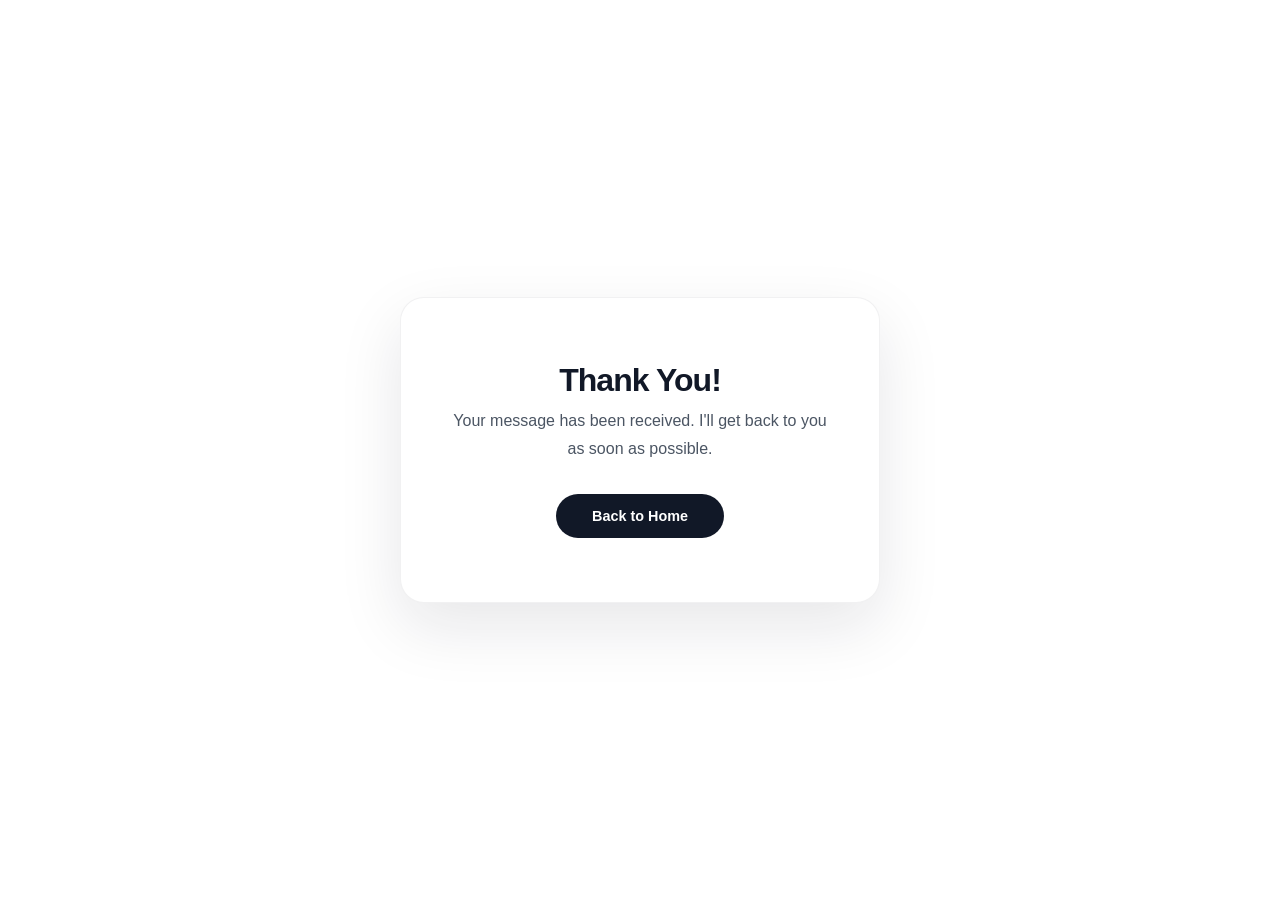
<file: public/success.html>
<!DOCTYPE html>
<html lang="en">

<head>
    <meta charset="UTF-8">
    <meta name="viewport" content="width=device-width, initial-scale=1.0, viewport-fit=cover">
    <title>Thank You | Sami Ullah</title>
    <meta name="robots" content="noindex, nofollow">
    <link rel="canonical" href="https://samiullah.netlify.app/">
    <link rel="stylesheet" href="assets/css/success.css">
</head>
<body>
    <div class="card">
        <h1>Thank You!</h1>
        <p>Your message has been received. I'll get back to you as soon as possible.</p>
        <a href="/" class="btn-back">  Back to Home</a>
    </div>

</body>
</html>
</file>
<file: public/assets/css/styles.css>
﻿
* {
    margin: 0;
    padding: 0;
    box-sizing: border-box;
}

html {
    font-size: 100%;
    scroll-behavior: smooth;
    scroll-padding-top: 90px;
    -webkit-text-size-adjust: 100%;
    text-size-adjust: 100%;
}

body {
    font-family: -apple-system, BlinkMacSystemFont, 'Segoe UI', Roboto, 'Helvetica Neue', Arial, sans-serif;
    background: #ffffff;
    color: #111827;
    line-height: 1.7;
    overflow-x: hidden;
    -webkit-tap-highlight-color: transparent;
}

h1, h2, h3, h4 {
    font-family: -apple-system, BlinkMacSystemFont, 'Segoe UI', Roboto, 'Helvetica Neue', Arial, sans-serif;
    font-weight: 700;
    line-height: 1.2;
    letter-spacing: -0.02em;
}

img {
    max-width: 100%;
    display: block;
}

a {
    text-decoration: none;
    color: inherit;
}

ul {
    list-style: none;
}

.sr-only {
    position: absolute;
    width: 1px;
    height: 1px;
    padding: 0;
    margin: -1px;
    overflow: hidden;
    clip: rect(0 0 0 0);
    white-space: nowrap;
    border: 0;
}


.container {
    width: 100%;
    max-width: 1280px;
    margin: 0 auto;
    padding: 0 12px;
}

.row {
    display: flex;
    flex-wrap: wrap;
    margin: 0 -12px;
}

.row > [class*="col"] {
    padding: 0 12px;
}

.row.g-4 {
    row-gap: 1.5rem;
}

.row.g-5 {
    row-gap: 3rem;
}

.col-6 {
    flex: 0 0 50%;
    max-width: 50%;
}

.col-12 {
    flex: 0 0 100%;
    max-width: 100%;
}

.d-flex {
    display: flex;
}

.d-none {
    display: none;
}

.align-items-center {
    align-items: center;
}

.justify-content-center {
    justify-content: center;
}

.flex-wrap {
    flex-wrap: wrap;
}

.text-center {
    text-align: center;
}

.position-relative {
    position: relative;
}

.border-0 {
    border: 0;
}

.mt-2 {
    margin-top: 0.5rem;
}

.mt-3 {
    margin-top: 1rem;
}

.mt-4 {
    margin-top: 1.5rem;
}

.mb-4 {
    margin-bottom: 1.5rem;
}

.mb-5 {
    margin-bottom: 3rem;
}

.gap-2 {
    gap: 0.5rem;
}

.gap-3 {
    gap: 1rem;
}

.fw-bold {
    font-weight: 700;
}

.fw-medium {
    font-weight: 500;
}

.form-label {
    display: inline-block;
    margin-bottom: 0.5rem;
    font-size: 0.85rem;
    color: #4b5563;
    font-weight: 500;
}

.form-control {
    display: block;
    width: 100%;
}



.hero-top-pad {
    padding-top: 80px;
}

.hero-content {
    z-index: 2;
}

.hero-greeting {
    color: #111827;
}

.hero-intro {
    color: #4b5563;
    font-weight: 500;
    font-size: 1.05rem;
}

.hero-role {
    font-weight: 700;
    font-size: clamp(1.3rem, 2.5vw, 1.7rem);
    letter-spacing: -0.01em;
}

.hero-tagline-wrap {
    min-height: 44px;
}

.hero-tagline {
    display: inline-block;
}

.section-divider {
    position: absolute;
    top: 0;
    left: 0;
    right: 0;
    height: 1px;
    background: linear-gradient(90deg, transparent, rgba(28, 25, 23, 0.04), transparent);
}

.section-bg {
    background: #f8f9fb;
}

.about-text {
    color: #4b5563;
    font-size: 1.05rem;
    line-height: 1.9;
    margin: 0;
}

.about-text + .about-text {
    margin-top: 14px;
}

.hamburger-icon {
    stroke: #111827;
}

.site-footer {
    padding: 72px 0 30px;
}

.footer-brand {
    font-weight: 700;
    font-size: 1.35rem;
    letter-spacing: -0.03em;
    color: #111827;
    margin: 0 0 4px;
}

.footer-tagline {
    color: #4b5563;
    font-size: 0.9rem;
    margin: 0;
}

.footer-divider {
    height: 1px;
    background: linear-gradient(90deg, transparent, rgba(28, 25, 23, 0.06), transparent);
    margin: 36px 0 20px;
}

.copyright {
    color: #6b7280;
    font-size: 0.85rem;
    margin: 0;
    text-align: center;
}

/* ===================== Buttons ===================== */

.btn-primary,
.btn-outline {
    position: relative;
    z-index: 0;
    display: inline-flex;
    align-items: center;
    justify-content: center;
    gap: 10px;
    padding: 16px 40px;
    border-radius: 100px;
    font-size: 0.95rem;
    font-weight: 700;
    letter-spacing: 0.01em;
    cursor: pointer;
    transition: all 0.4s ease;
}

/* gradient overlay so the background fades in smoothly on hover */
.btn-primary::before,
.btn-outline::before {
    content: '';
    position: absolute;
    inset: 0;
    border-radius: inherit;
    background: linear-gradient(135deg, #111827 30%, #e11d48);
    opacity: 0;
    transition: opacity 0.4s ease;
    z-index: -1;
    pointer-events: none;
}

.btn-primary:hover::before,
.btn-outline:hover::before {
    opacity: 1;
}

.btn-primary {
    background: #111827;
    color: #ffffff;
    border: none;
}

.btn-primary:hover {
    color: #ffffff;
    transform: translateY(-3px);
    box-shadow: 0 20px 48px rgba(225, 29, 72, 0.14);
}

.btn-outline {
    background: transparent;
    color: #111827;
    border: 2px solid #111827;
}

.btn-outline:hover {
    color: #ffffff;
    border-color: transparent;
    transform: translateY(-3px);
    box-shadow: 0 16px 40px rgba(225, 29, 72, 0.14);
}

/* ===================== Navbar ===================== */

.navbar {
    position: fixed;
    top: 0;
    left: 0;
    right: 0;
    z-index: 1000;
    background: rgba(255, 255, 255, 0.88);
    backdrop-filter: blur(20px);
}

.navbar > .container {
    display: flex;
    align-items: center;
    justify-content: space-between;
    flex-wrap: wrap;
    gap: 10px;
    padding-top: max(8px, env(safe-area-inset-top));
    padding-bottom: max(8px, env(safe-area-inset-bottom));
    padding-left: max(20px, env(safe-area-inset-left));
    padding-right: max(20px, env(safe-area-inset-right));
    max-width: none;
    position: relative;
}

.navbar-brand {
    font-size: 1.5rem;
    font-weight: 700;
    letter-spacing: -0.5px;
    color: #111827;
}

.navbar-toggler {
    display: block;
    background: none;
    border: 0;
    padding: 6px 8px;
    cursor: pointer;
    line-height: 1;
}

.hamburger-icon {
    display: block;
}

/* the "Contact Me" button in the navbar stands out on purpose */
.contact-btn {
    padding: 10px 28px;
    font-size: 0.85rem;
    background: linear-gradient(135deg, #111827 30%, #e11d48);
    box-shadow: 0 6px 20px rgba(225, 29, 72, 0.14);
}

.contact-btn:hover {
    transform: translateY(-3px) scale(1.05);
    box-shadow: 0 14px 36px rgba(225, 29, 72, 0.14);
}

.navbar-collapse {
    display: none;
    width: 100%;
}

.navbar-collapse.show {
    display: block;
}

.navbar-nav {
    display: flex;
    flex-direction: column;
    gap: 14px;
    padding: 14px 16px;
    margin-top: 10px;
    background: rgba(255, 255, 255, 0.98);
    border-radius: 16px;
    box-shadow: 0 8px 32px rgba(17, 24, 39, 0.08);
}

.nav-link {
    font-size: 0.95rem;
    font-weight: 700;
    color: #4b5563;
    padding: 4px 0;
    transition: color 0.3s ease;
}

.nav-link:hover {
    color: #111827;
}

/* ===================== Hero ===================== */

#hero {
    min-height: 100vh;
    min-height: 100svh;
    padding-top: 90px;
    overflow: hidden;
}

.hero-text {
    text-align: left;
}

.hero-text h1 {
    font-size: clamp(2.6rem, 6vw, 5.5rem);
    line-height: 1.0;
    letter-spacing: -0.04em;
}

.hero-image-ring {
    position: relative;
    width: min(440px, 100%);
    aspect-ratio: 1 / 1;
    margin: 0 auto;
}

.hero-image-wrap {
    position: absolute;
    inset: 9px;
    border-radius: 50%;
    overflow: hidden;
    border: 4px solid transparent;
    background:
        linear-gradient(#f8f9fb, #f8f9fb) padding-box,
        linear-gradient(135deg, #111827 30%, #e11d48) border-box;
    transition: transform 0.6s ease;
}

.hero-image-wrap figure {
    margin: 0;
    height: 100%;
}

.hero-image-wrap img {
    width: 100%;
    height: 100%;
    object-fit: cover;
    object-position: center;
    transition: transform 0.7s ease;
}

.hero-image-wrap:hover {
    transform: scale(1.045);
}

.hero-image-wrap:hover img {
    transform: scale(1.07);
}

/* ===================== Social icons ===================== */

.social-link {
    width: 44px;
    height: 44px;
    border-radius: 50%;
    display: inline-flex;
    align-items: center;
    justify-content: center;
    background: #f8f9fb;
    transition: transform 0.3s ease, box-shadow 0.3s ease;
}

.social-link .social-icon {
    width: 20px;
    height: 20px;
}

.social-link:hover {
    transform: translateY(-4px);
    box-shadow: 0 12px 32px rgba(28, 25, 23, 0.12);
}

/* ===================== Sections & titles ===================== */

.section {
    padding: 130px 0;
}

.section-title {
    font-size: clamp(2.35rem, 5vw, 3.6rem);
    line-height: 1.1;
}

.word {
    display: inline-block;
    overflow: hidden;
    vertical-align: top;
}

.word-inner {
    display: block;
}

.section-title .word + .word {
    margin-left: 0.22em;
}

.section-title br + .word {
    margin-left: 0;
}

.text-gradient {
    background: linear-gradient(135deg, #111827 30%, #e11d48);
    background-clip: text;
    color: transparent;
}

.text-gradient-accent {
    background: linear-gradient(135deg, #e11d48, #f59e0b);
    background-clip: text;
    color: transparent;
}

/* ===================== Skills ===================== */

.skill-card {
    display: flex;
    flex-direction: column;
    align-items: center;
    justify-content: center;
    gap: 14px;
    height: 100%;
    min-height: 150px;
    padding: 30px 20px;
    text-align: center;
    background: #ffffff;
    border: 1px solid rgba(28, 25, 23, 0.08);
    border-radius: 22px;
    box-shadow: 0 2px 12px rgba(17, 24, 39, 0.05);
    font-weight: 700;
    font-size: 1rem;
    color: #111827;
    transition: all 0.4s ease;
}

.skill-card:hover {
    transform: translateY(-6px);
    box-shadow: 0 24px 64px rgba(17, 24, 39, 0.10);
}

.skill-card .skill-icon {
    height: 3.4rem;
    width: auto;
    display: block;
    filter: drop-shadow(0 6px 12px rgba(28, 25, 23, 0.10));
    transition: transform 0.4s ease;
}

.skill-card:hover .skill-icon {
    transform: translateY(-6px) scale(1.15) rotate(-6deg);
}

.skill-card span {
    transition: color 0.3s ease;
}

.skill-card:hover span {
    color: #e11d48;
}

/* ===================== Projects ===================== */

.project-card {
    display: flex;
    flex-direction: column;
    height: 100%;
    background: #ffffff;
    border: 1px solid rgba(28, 25, 23, 0.08);
    border-radius: 24px;
    overflow: hidden;
    box-shadow: 0 2px 12px rgba(17, 24, 39, 0.05);
    transition: all 0.4s ease;
}

.project-card:hover {
    transform: translateY(-8px);
    box-shadow: 0 24px 64px rgba(17, 24, 39, 0.10);
    border-color: rgba(225, 29, 72, 0.25);
}

.project-image {
    aspect-ratio: 16 / 10;
    overflow: hidden;
    background: #f8f9fb;
}

.project-image img {
    width: 100%;
    height: 100%;
    object-fit: cover;
    object-position: center top;
    transition: transform 0.6s ease;
}

.project-card:hover .project-image img {
    transform: scale(1.07);
}

.project-body {
    display: flex;
    flex-direction: column;
    flex: 1;
    padding: 24px;
}

.project-title {
    font-size: 1.35rem;
    margin-bottom: 8px;
}

.project-description {
    font-size: 0.9rem;
    color: #4b5563;
    margin-bottom: 16px;
}

.project-tags {
    display: flex;
    flex-wrap: wrap;
    gap: 6px;
    margin-bottom: 20px;
}

.project-tags span {
    display: inline-flex;
    align-items: center;
    gap: 6px;
    padding: 5px 12px;
    border-radius: 50px;
    font-size: 0.7rem;
    font-weight: 600;
    background: rgba(28, 25, 23, 0.045);
    border: 1px solid rgba(28, 25, 23, 0.08);
    color: #111827;
}

.project-tags span svg {
    height: 1rem;
    width: auto;
}

.project-links {
    display: flex;
    flex-wrap: wrap;
    gap: 10px;
    margin-top: auto;
}

.project-button {
    position: relative;
    z-index: 0;
    display: inline-flex;
    align-items: center;
    gap: 8px;
    padding: 9px 16px;
    border-radius: 50px;
    font-size: 0.82rem;
    font-weight: 700;
    cursor: pointer;
    transition: all 0.3s ease;
}

.project-button::before {
    content: '';
    position: absolute;
    inset: 0;
    border-radius: inherit;
    background: linear-gradient(135deg, #111827 30%, #e11d48);
    opacity: 0;
    transition: opacity 0.3s ease;
    z-index: -1;
    pointer-events: none;
}

.project-button:hover::before {
    opacity: 1;
}

.project-button-solid {
    background: #111827;
    color: #ffffff;
}

.project-button-solid:hover {
    color: #ffffff;
}

.project-button-outline {
    background: transparent;
    color: #111827;
    box-shadow: inset 0 0 0 2px rgba(28, 25, 23, 0.18);
}

.project-button-outline:hover {
    color: #ffffff;
    box-shadow: inset 0 0 0 2px transparent;
}

.project-button svg {
    transition: transform 0.3s ease;
}

.project-button:hover svg.icon {
    transform: translateX(3px);
}

/* ===================== Contact ===================== */

.form-input {
    width: 100%;
    padding: 14px 18px;
    margin-top: 4px;
    border: 2px solid rgba(28, 25, 23, 0.08);
    border-radius: 8px;
    background: #ffffff;
    color: #111827;
    font-family: inherit;
    font-size: 0.95rem;
    box-sizing: border-box;
    transition: border-color 0.3s ease;
}

.form-input:focus {
    outline: none;
    border-color: #e11d48;
}

.form-input::placeholder {
    color: #6b7280;
}

textarea.form-input {
    resize: vertical;
    min-height: 120px;
}

.contact-form {
    background: #ffffff;
    padding: 44px;
    border-radius: 24px;
    box-shadow: 0 2px 12px rgba(17, 24, 39, 0.05);
}

/* ===================== Footer ===================== */

.footer-nav {
    display: flex;
    flex-wrap: wrap;
    justify-content: center;
    gap: 8px 28px;
}

.footer-nav a {
    font-size: 0.92rem;
    font-weight: 700;
    color: #4b5563;
    transition: color 0.3s ease;
}

.footer-nav a:hover {
    color: #111827;
}

.section-wave {
    position: absolute;
    left: 0;
    bottom: -1px;
    width: 100%;
    line-height: 0;
    overflow: hidden;
}

.section-wave svg {
    display: block;
    width: 100%;
    height: 70px;
}

/* ===================== Responsive ===================== */

/* small phones */
@media (min-width: 576px) {
    .col-sm-4 {
        flex: 0 0 33.3333%;
        max-width: 33.3333%;
    }
}

/* tablets */
@media (min-width: 768px) {
    .col-md-6 {
        flex: 0 0 50%;
        max-width: 50%;
    }

    .col-md-12 {
        flex: 0 0 100%;
        max-width: 100%;
    }

    .justify-content-md-center {
        justify-content: center;
    }

    .justify-content-md-end {
        justify-content: flex-end;
    }
}

/* desktop */
@media (min-width: 992px) {
    .col-lg-3 {
        flex: 0 0 25%;
        max-width: 25%;
    }

    .col-lg-4 {
        flex: 0 0 33.3333%;
        max-width: 33.3333%;
    }

    .col-lg-5 {
        flex: 0 0 41.6666%;
        max-width: 41.6666%;
    }

    .col-lg-6 {
        flex: 0 0 50%;
        max-width: 50%;
    }

    .col-lg-7 {
        flex: 0 0 58.3333%;
        max-width: 58.3333%;
    }

    .col-lg-10 {
        flex: 0 0 83.3333%;
        max-width: 83.3333%;
    }

    .offset-lg-1 {
        margin-left: 8.3333%;
    }

    .d-lg-inline-flex {
        display: inline-flex;
    }

    .d-lg-none {
        display: none;
    }

    .justify-content-lg-end {
        justify-content: flex-end;
    }

    .mb-lg-0 {
        margin-bottom: 0;
    }

    .text-lg-start {
        text-align: left;
    }

    .navbar-toggler {
        display: none;
    }

    .navbar-collapse {
        display: block;
        width: auto;
        background: none;
        box-shadow: none;
        margin: 0;
        padding: 0;
    }

    .navbar-nav {
        flex-direction: row;
        align-items: center;
        gap: 32px;
        background: none;
        padding: 0;
        margin: 0;
        box-shadow: none;
    }

    .navbar-inner .navbar-links {
        position: absolute;
        top: 50%;
        left: 50%;
        transform: translate(-50%, -50%);
        white-space: nowrap;
    }

    .navbar-inner .navbar-cta {
        margin-left: auto;
    }
}

/* extra large screens */
@media (min-width: 1200px) {
    .container {
        max-width: 1320px;
    }
}

/* tablets and phones: hide desktop CTA, center hero, stack columns */
@media (max-width: 991.98px) {
    .hero-text {
        text-align: center;
    }

    .hero-socials {
        justify-content: center;
    }

    /* columns that only define a width at larger breakpoints stack full-width below their breakpoint */
    .col-lg-5,
    .col-lg-6,
    .col-lg-7,
    .col-lg-10 {
        flex: 0 0 100%;
        max-width: 100%;
    }

    .offset-lg-1 {
        margin-left: 0;
    }

    .navbar-cta {
        display: none;
    }
}

/* phones: stack the tablet columns too */
@media (max-width: 767.98px) {
    .col-md-6,
    .col-md-12 {
        flex: 0 0 100%;
        max-width: 100%;
    }
}

/* up to 576px */
@media (max-width: 576px) {
    .container {
        padding: 0 12px;
    }

    .section {
        padding: 60px 0;
    }

    .section-title {
        font-size: 2.3rem;
    }

    .hero-text h1 {
        font-size: clamp(2.5rem, 8vw, 2.9rem);
    }

    .hero-image-ring {
        width: 250px;
    }

    .btn-primary,
    .btn-outline {
        width: 100%;
        justify-content: center;
        padding: 14px 24px;
    }

    .skill-card {
        min-height: 120px;
        padding: 24px 12px;
        font-size: 0.9rem;
    }

    .skill-card .skill-icon {
        height: 2.6rem;
    }

    .hero-socials {
        gap: 12px;
    }

    .project-card .project-links .project-button {
        flex: 1;
        justify-content: center;
    }

    .project-body {
        padding: 20px 18px;
    }
}

/* up to 768px (kept after the 576px block so it wins where both apply) */
@media (max-width: 768px) {
    .section {
        padding: 80px 0;
    }

    .section-wave svg {
        height: 45px;
    }

    .hero-image-ring {
        width: 300px;
    }

    .social-link {
        width: 40px;
        height: 40px;
    }

    .contact-form {
        padding: 34px 28px;
    }

    
    input.form-input,
    textarea.form-input {
        font-size: 16px;
    }
}

/* very small phones */
@media (max-width: 400px) {
    .section-title {
        font-size: 2rem;
    }

    .hero-text h1 {
        font-size: 2.35rem;
    }

    .hero-image-ring {
        width: 220px;
    }

    .navbar-brand {
        font-size: 1.45rem;
    }

    .skill-card {
        min-height: 110px;
        padding: 18px 8px;
        font-size: 0.85rem;
    }

    .skill-card .skill-icon {
        height: 2.2rem;
    }

    .contact-form {
        padding: 26px 20px;
    }
}

/* short screens in landscape (e.g. phones held sideways) */
@media (max-height: 520px) and (orientation: landscape) {
    #hero {
        min-height: auto;
        padding-top: 80px;
        padding-bottom: 40px;
    }

    .section {
        padding: 70px 0;
    }
}

@media (prefers-reduced-motion: reduce) {
    html {
        scroll-behavior: auto;
    }

    *,
    *::before,
    *::after {
        animation-duration: 0.01ms !important;
        animation-iteration-count: 1 !important;
    }
}

 
.submit-btn {
    padding: 16px 56px;
}
</file>
<file: public/assets/css/success.css>
* {
            margin: 0;
            padding: 0;
            box-sizing: border-box;
        }

        body {
            font-family: -apple-system, BlinkMacSystemFont, 'Segoe UI', Roboto, 'Helvetica Neue', Arial, sans-serif;
            background: #ffffff;
            color: #111827;
            min-height: 100vh;
            min-height: 100svh;
            display: flex;
            align-items: center;
            justify-content: center;
            overflow-x: hidden;
            overflow-y: auto;
            padding: 16px;
            -webkit-font-smoothing: antialiased;
            -moz-osx-font-smoothing: grayscale;
            text-rendering: optimizeLegibility;
        }

        .card {
            background: #fff;
            border-radius: 24px;
            padding: 64px 48px;
            text-align: center;
            box-shadow: 0 24px 64px rgba(17, 24, 39, 0.10);
            max-width: 480px;
            width: min(92%, 480px);
            border: 1px solid rgba(17, 24, 39, 0.06);
            position: relative;
        }

        .icon-wrap {
            width: 80px;
            height: 80px;
            border-radius: 50%;
            background: rgba(225, 29, 72, 0.06);
            display: flex;
            align-items: center;
            justify-content: center;
            margin: 0 auto 24px;
        }

        .icon-wrap svg {
            width: 40px;
            height: 40px;
            color: #e11d48;
        }

        h1 {
            font-family: -apple-system, BlinkMacSystemFont, 'Segoe UI', Roboto, 'Helvetica Neue', Arial, sans-serif;
            font-weight: 700;
            font-size: 2rem;
            letter-spacing: -0.03em;
            margin-bottom: 8px;
        }

        p {
            color: #4b5563;
            font-size: 1rem;
            line-height: 1.7;
            margin-bottom: 32px;
        }

        .btn-back {
            display: inline-flex;
            align-items: center;
            gap: 10px;
            background: #111827;
            color: #fff;
            border: none;
            padding: 14px 36px;
            border-radius: 100px;
            font-weight: 700;
            font-family: -apple-system, BlinkMacSystemFont, 'Segoe UI', Roboto, 'Helvetica Neue', Arial, sans-serif;
            font-size: 0.9rem;
            text-decoration: none;
            transition: all 0.4s cubic-bezier(0.22, 1, 0.36, 1);
        }

        .btn-back:hover {
            background: #e11d48;
            color: #fff;
            transform: translateY(-2px);
            box-shadow: 0 16px 40px rgba(225, 29, 72, 0.12);
        }

        @keyframes check-in {
            0% {
                transform: scale(0);
                opacity: 0;
            }

            50% {
                transform: scale(1.2);
            }

            100% {
                transform: scale(1);
                opacity: 1;
            }
        }

        .icon-wrap {
            animation: check-in 0.6s cubic-bezier(0.22, 1, 0.36, 1) forwards;
        }

        @media (max-width: 768px) {
            .card {
                padding: 48px 32px;
            }

            h1 {
                font-size: 1.75rem;
            }
        }

        @media (max-width: 576px) {
            .card {
                padding: 40px 24px;
            }

            h1 {
                font-size: 1.6rem;
            }

            .btn-back {
                width: 100%;
                justify-content: center;
                padding: 14px 24px;
                box-sizing: border-box;
            }
        }

        @media (max-height: 520px) and (orientation: landscape) {
            body {
                align-items: flex-start;
                padding: 24px 16px;
            }
        }

        @media (prefers-reduced-motion: reduce) {
            .icon-wrap {
                animation: none;
            }
        }
</file>
